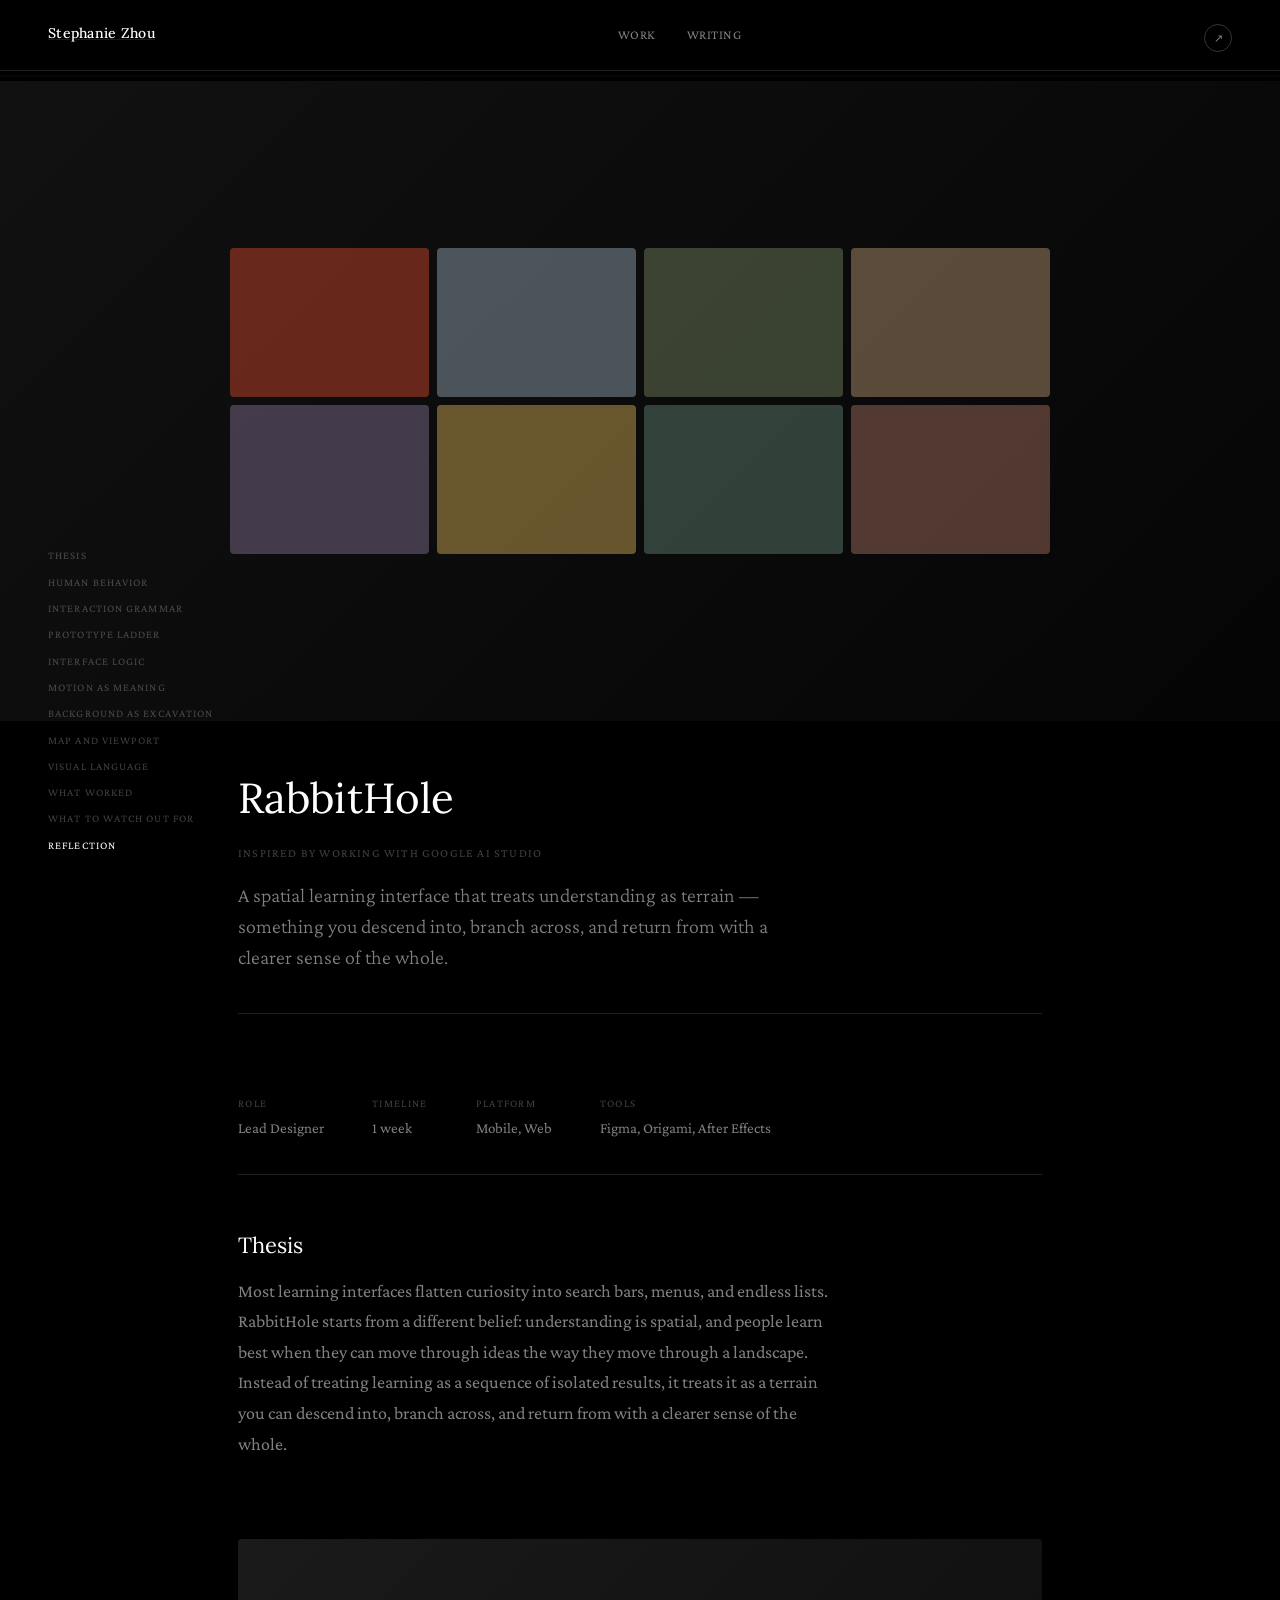
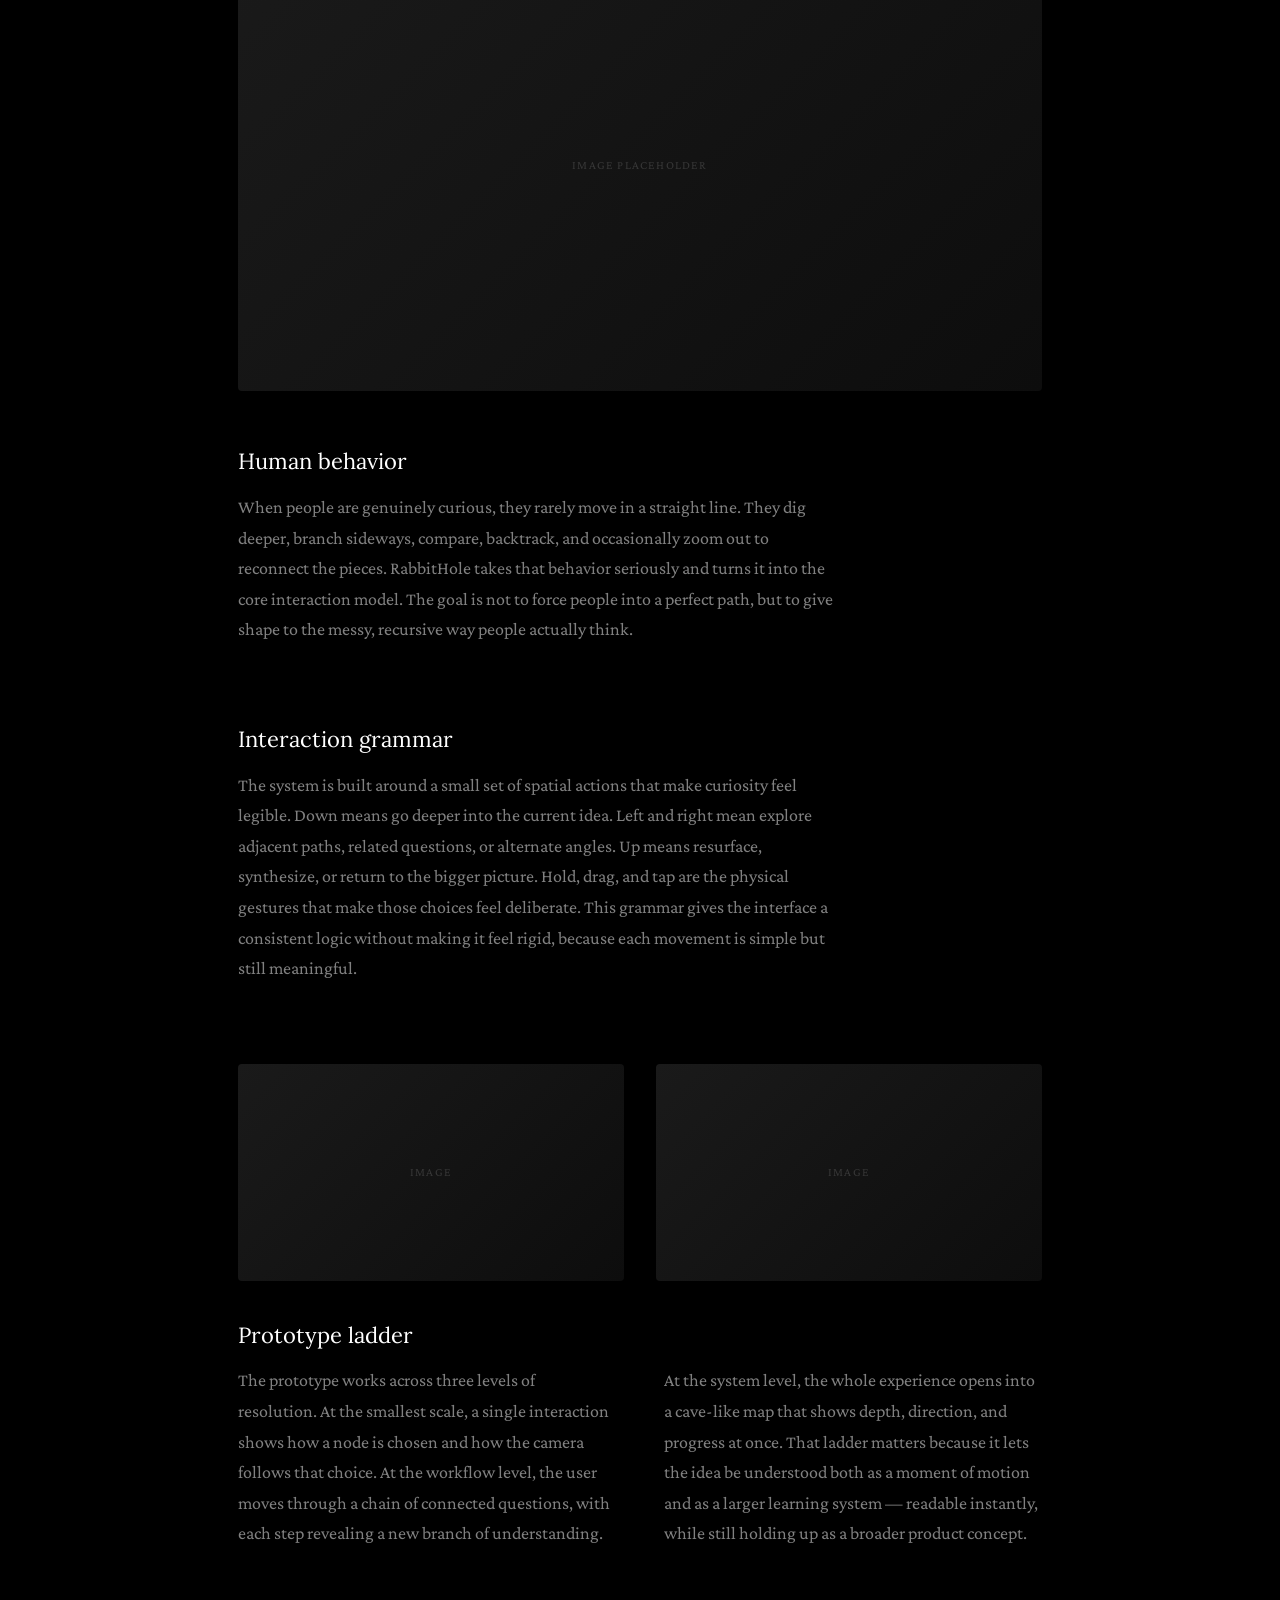
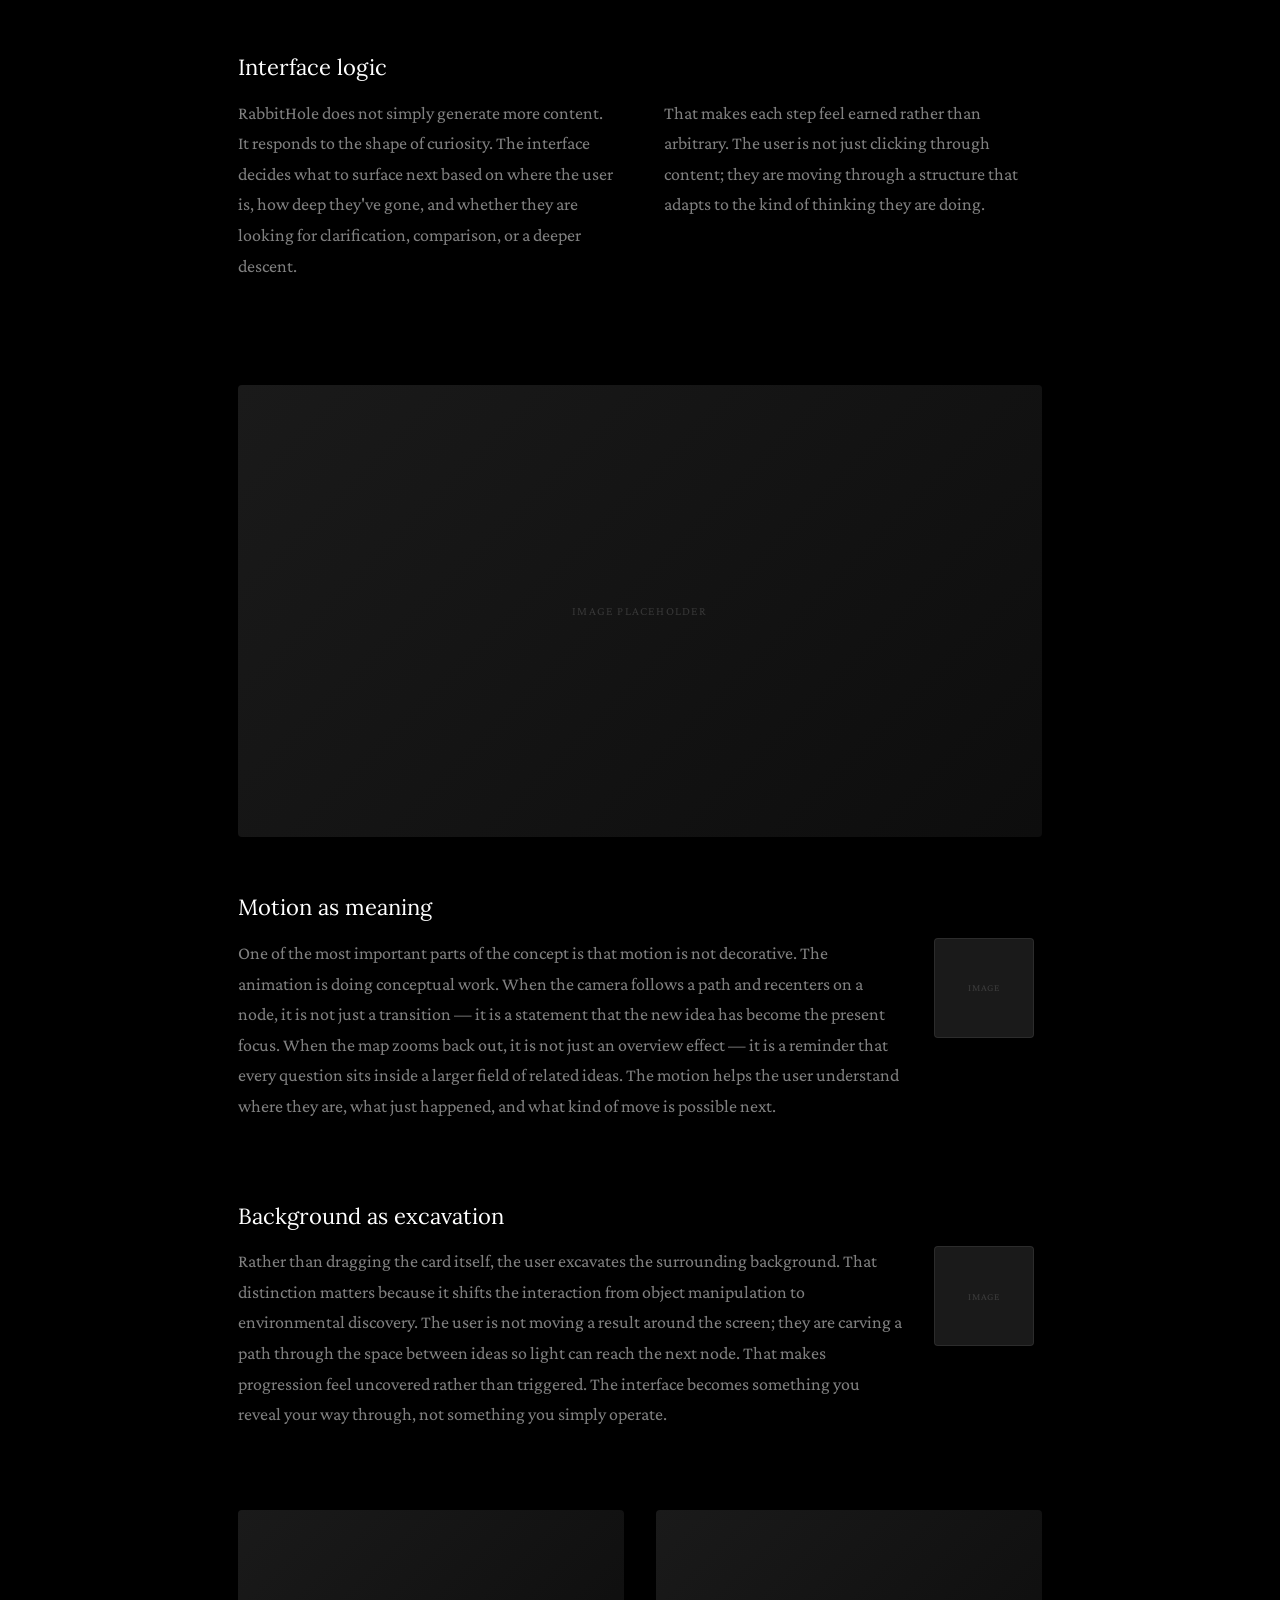
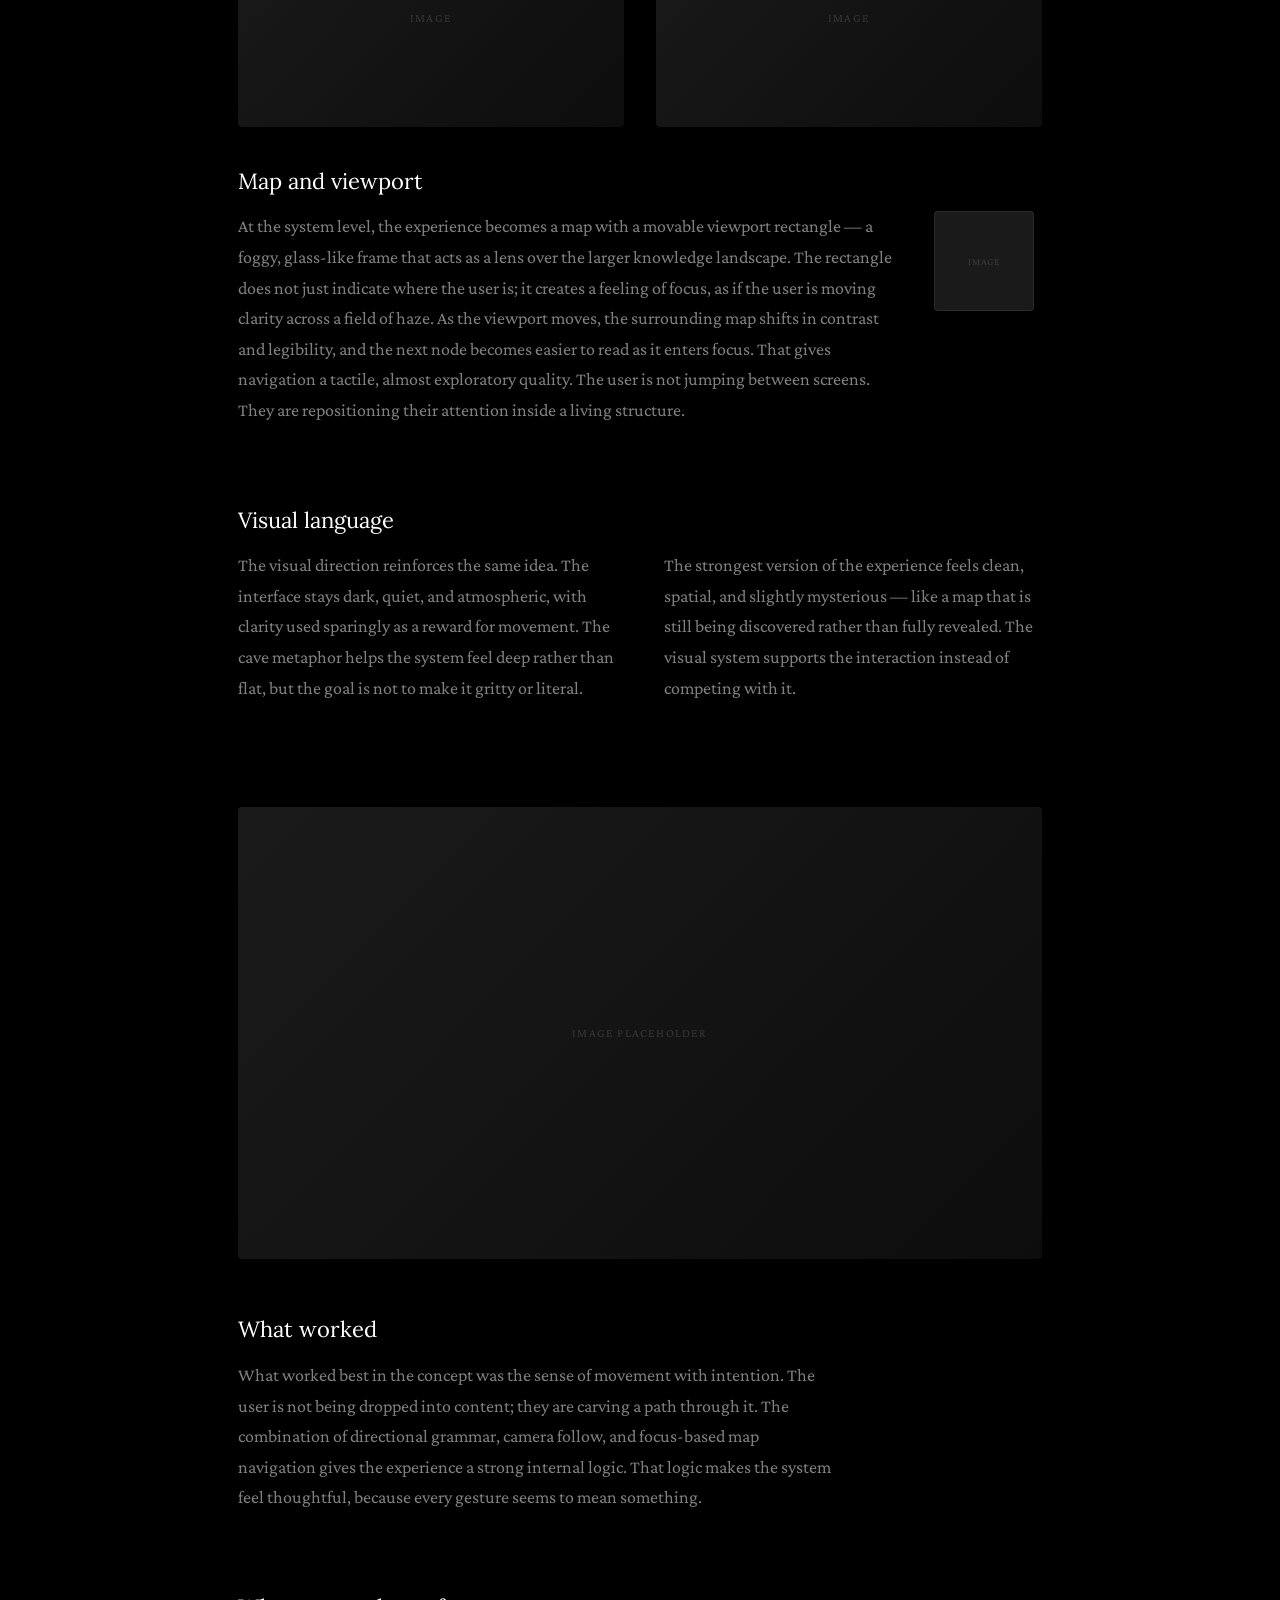
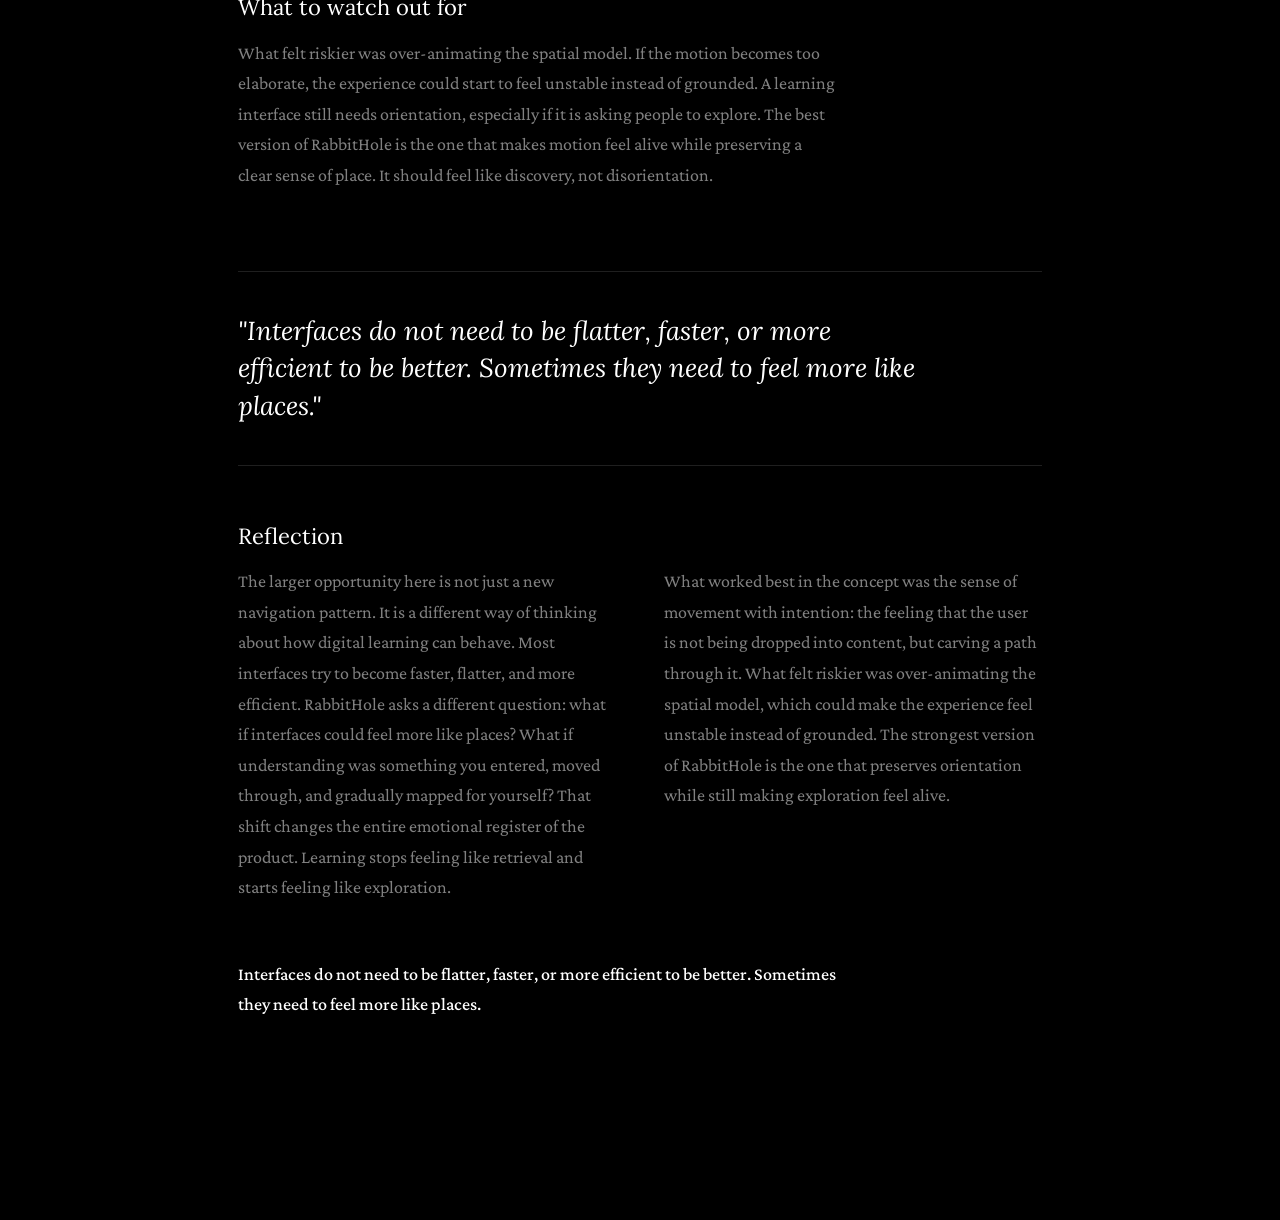
<file: rabbithole.html>
<!DOCTYPE html>
<html lang="en">
<head>
<meta charset="UTF-8">
<meta name="viewport" content="width=device-width, initial-scale=1.0">
<title>RabbitHole — Steph D.</title>
<link href="https://fonts.googleapis.com/css2?family=Lora:ital,wght@0,400;0,500;1,400;1,500&family=Crimson+Pro:ital,wght@0,300;0,400;0,500;1,300;1,400&display=swap" rel="stylesheet">
<style>
  *, *::before, *::after { box-sizing: border-box; margin: 0; padding: 0; }

  :root {
    --bg: #000000;
    --ink: #FFFFFF;
    --ink-muted: rgba(255,255,255,0.5);
    --ink-faint: rgba(255,255,255,0.25);
    --serif: 'Lora', Georgia, serif;
    --body: 'Crimson Pro', Georgia, serif;
    --nav-h: 69px;
  }

  html { background: var(--bg); scroll-behavior: smooth; }

  body {
    font-family: var(--body);
    font-size: 17px;
    color: var(--ink);
    background: var(--bg);
    line-height: 1.7;
  }

  /* ── NAV ── */
  nav {
    width: 100%;
    display: flex;
    justify-content: space-between;
    align-items: flex-start;
    padding: 22px 48px 18px;
    border-bottom: 0.5px solid rgba(255,255,255,0.12);
    position: sticky;
    top: 0;
    background: var(--bg);
    z-index: 100;
  }
  .nav-brand .name {
    font-family: var(--serif);
    font-size: 14px;
    font-weight: 500;
    letter-spacing: 0.02em;
    color: var(--ink);
    text-decoration: none;
    display: block;
  }
  .nav-links {
    display: flex;
    gap: 32px;
    align-items: center;
    padding-top: 2px;
  }
  .nav-links a {
    font-family: var(--body);
    font-size: 13px;
    color: var(--ink-muted);
    text-decoration: none;
    letter-spacing: 0.04em;
    text-transform: uppercase;
    transition: color 0.2s;
  }
  .nav-links a:hover { color: var(--ink); }
  .nav-icons { display: flex; gap: 14px; align-items: center; padding-top: 2px; }
  .nav-icon {
    width: 28px; height: 28px; border-radius: 50%;
    border: 0.5px solid rgba(255,255,255,0.2);
    display: flex; align-items: center; justify-content: center;
    cursor: pointer; font-size: 11px; color: var(--ink-muted);
    transition: border-color 0.2s;
  }
  .nav-icon:hover { border-color: var(--ink); }

  /* ── HERO ── */
  .hero-image {
    width: 100%;
    aspect-ratio: 16/8;
    background: #0A0A0A;
    overflow: hidden;
    position: relative;
  }
  .hero-placeholder {
    width: 100%; height: 100%;
    background: linear-gradient(135deg, #111111 0%, #050505 100%);
    display: flex; align-items: center; justify-content: center;
  }
  .hero-placeholder-inner {
    display: grid;
    grid-template-columns: repeat(4, 1fr);
    gap: 8px;
    padding: 40px;
    width: 80%;
    max-width: 900px;
    opacity: 0.5;
  }
  .hp-card { aspect-ratio: 4/3; border-radius: 4px; background: #222; }
  .hp-card:nth-child(1) { background: #C2422A; }
  .hp-card:nth-child(2) { background: #8B9BAA; }
  .hp-card:nth-child(3) { background: #6B7A5A; }
  .hp-card:nth-child(4) { background: #AA8B6A; }
  .hp-card:nth-child(5) { background: #7A6A8A; }
  .hp-card:nth-child(6) { background: #C4A050; }
  .hp-card:nth-child(7) { background: #5A7A6A; }
  .hp-card:nth-child(8) { background: #9A6A5A; }

  /* ── CONTENT LAYOUT ── */
  .content-layout {
    max-width: 900px;
    margin: 0 auto;
    padding: 0 48px;
  }

  /* ── TOC — fixed bottom-left ── */
  .toc {
    position: fixed;
    bottom: 48px;
    left: 48px;
    z-index: 90;
  }
  .toc-list {
    list-style: none;
    display: flex;
    flex-direction: column;
    gap: 12px;
  }
  .toc-list a {
    font-family: var(--body);
    font-size: 11px;
    letter-spacing: 0.1em;
    text-transform: uppercase;
    color: var(--ink-faint);
    text-decoration: none;
    transition: color 0.2s;
    display: block;
    line-height: 1.3;
  }
  .toc-list a:hover { color: var(--ink-muted); }
  .toc-list a.active { color: var(--ink); }

  /* ── CASE STUDY WRAPPER ── */
  .cs-wrap {
    width: 100%;
  }

  /* ── HEADER ── */
  .cs-header {
    padding: 52px 0 40px;
    border-bottom: 0.5px solid rgba(255,255,255,0.12);
    margin-bottom: 48px;
  }
  .cs-kicker {
    font-family: var(--body);
    font-size: 11px;
    letter-spacing: 0.14em;
    text-transform: uppercase;
    color: var(--ink-faint);
    margin-bottom: 16px;
  }
  .cs-title {
    font-family: var(--serif);
    font-size: 42px;
    font-weight: 400;
    line-height: 1.2;
    color: var(--ink);
    margin-bottom: 20px;
    max-width: 700px;
  }
  .cs-attribution {
    font-family: var(--body);
    font-size: 12px;
    letter-spacing: 0.1em;
    text-transform: uppercase;
    color: var(--ink-faint);
    margin-bottom: 16px;
    max-width: 100%;
  }
  .cs-subtitle {
    font-family: var(--body);
    font-size: 20px;
    font-weight: 300;
    color: var(--ink-muted);
    max-width: 580px;
    line-height: 1.55;
  }

  /* ── META ROW ── */
  .cs-meta {
    display: flex;
    flex-wrap: wrap;
    gap: 48px;
    padding: 32px 0;
    border-bottom: 0.5px solid rgba(255,255,255,0.12);
    margin-bottom: 56px;
  }
  .meta-label {
    font-family: var(--body);
    font-size: 11px;
    letter-spacing: 0.12em;
    text-transform: uppercase;
    color: var(--ink-faint);
    margin-bottom: 4px;
  }
  .meta-value {
    font-family: var(--body);
    font-size: 15px;
    color: var(--ink-muted);
  }

  /* ── BODY ── */
  .cs-body { padding-bottom: 120px; }

  .section-label {
    font-family: var(--serif);
    font-size: 22px;
    font-weight: 400;
    letter-spacing: 0;
    text-transform: none;
    color: var(--ink);
    margin-bottom: 16px;
    line-height: 1.3;
  }
  h2 {
    font-family: var(--serif);
    font-size: 28px;
    font-weight: 400;
    color: var(--ink);
    margin-bottom: 20px;
    line-height: 1.3;
  }
  p {
    font-family: var(--body);
    font-size: 18px;
    color: var(--ink-muted);
    line-height: 1.7;
    max-width: 600px;
    margin-bottom: 24px;
  }
  p strong { color: var(--ink); font-weight: 500; }
  p:last-child { margin-bottom: 0; }

  .cs-section { margin-bottom: 80px; }

  /* ── PARAGRAPH + SMALL IMAGE ── */
  .para-with-img {
    display: grid;
    grid-template-columns: 1fr 108px;
    gap: 32px;
    align-items: start;
    margin-bottom: 24px;
  }
  .para-with-img p { margin-bottom: 0; max-width: 100%; }
  .para-thumb {
    width: 100px;
    height: 100px;
    border-radius: 4px;
    background: #1a1a1a;
    border: 0.5px solid rgba(255,255,255,0.08);
    overflow: hidden;
    flex-shrink: 0;
    display: flex;
    align-items: center;
    justify-content: center;
  }
  .para-thumb img { width: 100%; height: 100%; object-fit: cover; display: block; }
  .para-thumb-placeholder {
    font-family: var(--body);
    font-size: 10px;
    letter-spacing: 0.08em;
    text-transform: uppercase;
    color: rgba(255,255,255,0.15);
    text-align: center;
  }

  @media (max-width: 767px) {
    .para-with-img { grid-template-columns: 1fr; }
    .para-thumb { display: none; }
  }

  /* ── FULL-BLEED IMAGE ── */
  .full-bleed {
    width: 100%;
    margin: 56px 0;
    background: #111;
    border-radius: 4px;
    overflow: hidden;
  }
  .full-bleed-inner {
    width: 100%;
    aspect-ratio: 16/9;
    background: linear-gradient(135deg, #1a1a1a 0%, #0d0d0d 100%);
    display: flex; align-items: center; justify-content: center;
  }
  .full-bleed-label {
    font-family: var(--body);
    font-size: 12px;
    letter-spacing: 0.1em;
    text-transform: uppercase;
    color: rgba(255,255,255,0.15);
  }

  /* ── TWO-COL IMAGE ── */
  .two-col {
    display: grid;
    grid-template-columns: 1fr 1fr;
    gap: 32px;
    margin: 40px 0;
  }
  .two-col .full-bleed { margin: 0; }

  /* ── TWO-COL TEXT ── */
  .two-col-text {
    display: grid;
    grid-template-columns: 1fr 1fr;
    gap: 48px;
    align-items: start;
  }
  .two-col-text p { max-width: 100%; }

  /* ── PULL QUOTE ── */
  .pull-quote {
    padding: 40px 0;
    border-top: 0.5px solid rgba(255,255,255,0.12);
    border-bottom: 0.5px solid rgba(255,255,255,0.12);
    margin: 56px 0;
  }
  .pull-quote p {
    font-family: var(--serif);
    font-size: 26px;
    font-weight: 400;
    font-style: italic;
    color: var(--ink);
    max-width: 680px;
    line-height: 1.45;
    margin-bottom: 0;
  }

  /* ══════════════════════════════════════
     RESPONSIVE
  ══════════════════════════════════════ */

  /* Tablet: hide TOC, tighten layout */
  @media (max-width: 1024px) {
    .content-layout { padding: 0 32px; }
    .toc { display: none; }

    nav { padding: 22px 32px 18px; }
    .cs-title { font-size: 34px; }
    .cs-subtitle { font-size: 18px; }
    h2 { font-size: 24px; }
    p { font-size: 17px; }
    .pull-quote p { font-size: 22px; }
    .cs-meta { gap: 32px; }
  }

  /* Mobile */
  @media (max-width: 767px) {
    nav {
      padding: 16px 20px;
      flex-wrap: wrap;
      gap: 12px;
    }
    .nav-links { display: none; }
    .nav-icons { padding-top: 0; }
    .hamburger { display: flex; }
    .mobile-menu { display: flex; }

    .hero-placeholder-inner {
      grid-template-columns: repeat(2, 1fr);
      width: 90%;
      padding: 24px;
    }

    .content-layout { padding: 0 20px; }

    .cs-header { padding: 36px 0 28px; margin-bottom: 32px; }
    .cs-kicker { font-size: 10px; }
    .cs-title { font-size: 26px; max-width: 100%; }
    .cs-subtitle { font-size: 17px; max-width: 100%; }

    .cs-meta { gap: 20px 32px; padding: 24px 0; margin-bottom: 40px; }

    h2 { font-size: 22px; }
    p { font-size: 16px; max-width: 100%; }

    .cs-section { margin-bottom: 56px; }

    .two-col,
    .two-col-text { grid-template-columns: 1fr; gap: 20px; }

    .full-bleed { margin: 40px 0; }

    .pull-quote { padding: 28px 0; margin: 40px 0; }
    .pull-quote p { font-size: 19px; max-width: 100%; }

    .cs-body { padding-bottom: 80px; }
  }

  /* ── HAMBURGER ── */
  .hamburger {
    display: none;
    flex-direction: column;
    justify-content: center;
    gap: 5px;
    width: 28px; height: 28px;
    background: none; border: none; cursor: pointer; padding: 4px;
  }
  .hamburger span {
    display: block;
    width: 18px; height: 1px;
    background: var(--ink-muted);
    transition: transform 0.25s, opacity 0.2s, width 0.25s;
    transform-origin: center;
  }
  .hamburger[aria-expanded="true"] span:nth-child(1) {
    transform: translateY(6px) rotate(45deg);
    background: var(--ink);
  }
  .hamburger[aria-expanded="true"] span:nth-child(2) {
    transform: translateY(-6px) rotate(-45deg);
    background: var(--ink);
  }

  /* ── MOBILE MENU ── */
  .mobile-menu {
    display: none;
    flex-direction: column;
    gap: 0;
    background: var(--bg);
    border-bottom: 0.5px solid rgba(255,255,255,0.12);
    position: sticky;
    top: var(--nav-h);
    z-index: 98;
    overflow: hidden;
    max-height: 0;
    transition: max-height 0.3s ease;
  }
  .mobile-menu.open { max-height: 200px; }
  .mobile-menu a {
    font-family: var(--body);
    font-size: 14px;
    letter-spacing: 0.06em;
    text-transform: uppercase;
    color: var(--ink-muted);
    text-decoration: none;
    padding: 16px 20px;
    border-bottom: 0.5px solid rgba(255,255,255,0.06);
    transition: color 0.2s;
  }
  .mobile-menu a:hover { color: var(--ink); }

  /* ── WAVE PROGRESS ── */
  .wave-progress {
    position: sticky;
    top: var(--nav-h);
    z-index: 99;
    width: 100%;
    height: 10px;
    background: var(--bg);
    overflow: hidden;
  }
  .wave-progress svg { display: block; width: 100%; height: 100%; }

  @media (max-width: 375px) {
    .cs-title { font-size: 22px; }
    .cs-subtitle { font-size: 16px; }
    h2 { font-size: 20px; }
    p { font-size: 15px; }
  }
</style>
</head>
<body>

  <!-- NAV -->
  <nav>
    <a class="nav-brand" href="index.html">
      <span class="name">Stephanie Zhou</span>
    </a>
    <div class="nav-links">
      <a href="index.html">Work</a>
      <!-- <a href="#">About</a> -->
      <a href="#">Writing</a>
    </div>
    <div class="nav-icons">
      <div class="nav-icon">↗</div>
      <button class="hamburger" aria-label="Menu" aria-expanded="false">
        <span></span><span></span>
      </button>
    </div>
  </nav>

  <!-- MOBILE MENU -->
  <div class="mobile-menu" id="mobile-menu" aria-hidden="true">
    <a href="index.html">Work</a>
    <!-- <a href="#">About</a> -->
    <a href="#">Writing</a>
  </div>

  <!-- WAVE PROGRESS -->
  <div class="wave-progress" aria-hidden="true">
    <svg id="wave-svg" preserveAspectRatio="none">
      <defs>
        <clipPath id="progress-clip">
          <rect id="progress-rect" x="0" y="0" width="0" height="10"/>
        </clipPath>
      </defs>
      <line id="track-line" x1="0" y1="5" x2="0" y2="5" stroke="rgba(255,255,255,0.1)" stroke-width="0.5"/>
      <path id="wave-path" fill="none" stroke="rgba(255,255,255,0.75)" stroke-width="1.5" stroke-linecap="round" clip-path="url(#progress-clip)"/>
    </svg>
  </div>

  <!-- HERO -->
  <div class="hero-image">
    <div class="hero-placeholder">
      <div class="hero-placeholder-inner">
        <div class="hp-card"></div>
        <div class="hp-card"></div>
        <div class="hp-card"></div>
        <div class="hp-card"></div>
        <div class="hp-card"></div>
        <div class="hp-card"></div>
        <div class="hp-card"></div>
        <div class="hp-card"></div>
      </div>
    </div>
  </div>

  <!-- TOC — fixed bottom-left -->
  <aside class="toc" aria-label="Page contents">
    <ul class="toc-list">
      <li><a href="#thesis">Thesis</a></li>
      <li><a href="#human-behavior">Human behavior</a></li>
      <li><a href="#interaction-grammar">Interaction grammar</a></li>
      <li><a href="#prototype-ladder">Prototype ladder</a></li>
      <li><a href="#interface-logic">Interface logic</a></li>
      <li><a href="#motion-as-meaning">Motion as meaning</a></li>
      <li><a href="#background-as-excavation">Background as excavation</a></li>
      <li><a href="#map-and-viewport">Map and viewport</a></li>
      <li><a href="#visual-language">Visual language</a></li>
      <li><a href="#what-worked">What worked</a></li>
      <li><a href="#watch-out">What to watch out for</a></li>
      <li><a href="#reflection">Reflection</a></li>
    </ul>
  </aside>

  <!-- CONTENT LAYOUT -->
  <div class="content-layout">

    <!-- MAIN CONTENT -->
    <div class="cs-wrap">

      <!-- HEADER -->
      <div class="cs-header">
        <h1 class="cs-title">RabbitHole</h1>
        <p class="cs-attribution">Inspired by working with Google AI Studio</p>
        <p class="cs-subtitle">A spatial learning interface that treats understanding as terrain — something you descend into, branch across, and return from with a clearer sense of the whole.</p>
      </div>

      <!-- META -->
      <div class="cs-meta">
        <div class="meta-item">
          <div class="meta-label">Role</div>
          <div class="meta-value">Lead Designer</div>
        </div>
        <div class="meta-item">
          <div class="meta-label">Timeline</div>
          <div class="meta-value">1 week</div>
        </div>
        <div class="meta-item">
          <div class="meta-label">Platform</div>
          <div class="meta-value">Mobile, Web</div>
        </div>
        <div class="meta-item">
          <div class="meta-label">Tools</div>
          <div class="meta-value">Figma, Origami, After Effects</div>
        </div>
      </div>

      <!-- BODY -->
      <div class="cs-body">

        <div id="thesis" class="cs-section">
          <div class="section-label">Thesis</div>
          <p>Most learning interfaces flatten curiosity into search bars, menus, and endless lists. RabbitHole starts from a different belief: understanding is spatial, and people learn best when they can move through ideas the way they move through a landscape. Instead of treating learning as a sequence of isolated results, it treats it as a terrain you can descend into, branch across, and return from with a clearer sense of the whole.</p>
        </div>

        <div class="full-bleed">
          <div class="full-bleed-inner">
            <span class="full-bleed-label">Image placeholder</span>
          </div>
        </div>

        <div id="human-behavior" class="cs-section">
          <div class="section-label">Human behavior</div>
          <p>When people are genuinely curious, they rarely move in a straight line. They dig deeper, branch sideways, compare, backtrack, and occasionally zoom out to reconnect the pieces. RabbitHole takes that behavior seriously and turns it into the core interaction model. The goal is not to force people into a perfect path, but to give shape to the messy, recursive way people actually think.</p>
        </div>

        <div id="interaction-grammar" class="cs-section">
          <div class="section-label">Interaction grammar</div>
          <p>The system is built around a small set of spatial actions that make curiosity feel legible. Down means go deeper into the current idea. Left and right mean explore adjacent paths, related questions, or alternate angles. Up means resurface, synthesize, or return to the bigger picture. Hold, drag, and tap are the physical gestures that make those choices feel deliberate. This grammar gives the interface a consistent logic without making it feel rigid, because each movement is simple but still meaningful.</p>
        </div>

        <div class="two-col">
          <div class="full-bleed">
            <div class="full-bleed-inner">
              <span class="full-bleed-label">Image</span>
            </div>
          </div>
          <div class="full-bleed">
            <div class="full-bleed-inner">
              <span class="full-bleed-label">Image</span>
            </div>
          </div>
        </div>

        <div id="prototype-ladder" class="cs-section">
          <div class="section-label">Prototype ladder</div>
          <div class="two-col-text">
            <p>The prototype works across three levels of resolution. At the smallest scale, a single interaction shows how a node is chosen and how the camera follows that choice. At the workflow level, the user moves through a chain of connected questions, with each step revealing a new branch of understanding.</p>
            <p>At the system level, the whole experience opens into a cave-like map that shows depth, direction, and progress at once. That ladder matters because it lets the idea be understood both as a moment of motion and as a larger learning system — readable instantly, while still holding up as a broader product concept.</p>
          </div>
        </div>

        <div id="interface-logic" class="cs-section">
          <div class="section-label">Interface logic</div>
          <div class="two-col-text">
            <p>RabbitHole does not simply generate more content. It responds to the shape of curiosity. The interface decides what to surface next based on where the user is, how deep they've gone, and whether they are looking for clarification, comparison, or a deeper descent.</p>
            <p>That makes each step feel earned rather than arbitrary. The user is not just clicking through content; they are moving through a structure that adapts to the kind of thinking they are doing.</p>
          </div>
        </div>

        <div class="full-bleed">
          <div class="full-bleed-inner">
            <span class="full-bleed-label">Image placeholder</span>
          </div>
        </div>

        <div id="motion-as-meaning" class="cs-section">
          <div class="section-label">Motion as meaning</div>
          <div class="para-with-img">
            <p>One of the most important parts of the concept is that motion is not decorative. The animation is doing conceptual work. When the camera follows a path and recenters on a node, it is not just a transition — it is a statement that the new idea has become the present focus. When the map zooms back out, it is not just an overview effect — it is a reminder that every question sits inside a larger field of related ideas. The motion helps the user understand where they are, what just happened, and what kind of move is possible next.</p>
            <div class="para-thumb"><span class="para-thumb-placeholder">Image</span></div>
          </div>
        </div>

        <div id="background-as-excavation" class="cs-section">
          <div class="section-label">Background as excavation</div>
          <div class="para-with-img">
            <p>Rather than dragging the card itself, the user excavates the surrounding background. That distinction matters because it shifts the interaction from object manipulation to environmental discovery. The user is not moving a result around the screen; they are carving a path through the space between ideas so light can reach the next node. That makes progression feel uncovered rather than triggered. The interface becomes something you reveal your way through, not something you simply operate.</p>
            <div class="para-thumb"><span class="para-thumb-placeholder">Image</span></div>
          </div>
        </div>

        <div class="two-col">
          <div class="full-bleed">
            <div class="full-bleed-inner">
              <span class="full-bleed-label">Image</span>
            </div>
          </div>
          <div class="full-bleed">
            <div class="full-bleed-inner">
              <span class="full-bleed-label">Image</span>
            </div>
          </div>
        </div>

        <div id="map-and-viewport" class="cs-section">
          <div class="section-label">Map and viewport</div>
          <div class="para-with-img">
            <p>At the system level, the experience becomes a map with a movable viewport rectangle — a foggy, glass-like frame that acts as a lens over the larger knowledge landscape. The rectangle does not just indicate where the user is; it creates a feeling of focus, as if the user is moving clarity across a field of haze. As the viewport moves, the surrounding map shifts in contrast and legibility, and the next node becomes easier to read as it enters focus. That gives navigation a tactile, almost exploratory quality. The user is not jumping between screens. They are repositioning their attention inside a living structure.</p>
            <div class="para-thumb"><span class="para-thumb-placeholder">Image</span></div>
          </div>
        </div>

        <div id="visual-language" class="cs-section">
          <div class="section-label">Visual language</div>
          <div class="two-col-text">
            <p>The visual direction reinforces the same idea. The interface stays dark, quiet, and atmospheric, with clarity used sparingly as a reward for movement. The cave metaphor helps the system feel deep rather than flat, but the goal is not to make it gritty or literal.</p>
            <p>The strongest version of the experience feels clean, spatial, and slightly mysterious — like a map that is still being discovered rather than fully revealed. The visual system supports the interaction instead of competing with it.</p>
          </div>
        </div>

        <div class="full-bleed">
          <div class="full-bleed-inner">
            <span class="full-bleed-label">Image placeholder</span>
          </div>
        </div>

        <div id="what-worked" class="cs-section">
          <div class="section-label">What worked</div>
          <p>What worked best in the concept was the sense of movement with intention. The user is not being dropped into content; they are carving a path through it. The combination of directional grammar, camera follow, and focus-based map navigation gives the experience a strong internal logic. That logic makes the system feel thoughtful, because every gesture seems to mean something.</p>
        </div>

        <div id="watch-out" class="cs-section">
          <div class="section-label">What to watch out for</div>
          <p>What felt riskier was over-animating the spatial model. If the motion becomes too elaborate, the experience could start to feel unstable instead of grounded. A learning interface still needs orientation, especially if it is asking people to explore. The best version of RabbitHole is the one that makes motion feel alive while preserving a clear sense of place. It should feel like discovery, not disorientation.</p>
        </div>

        <div class="pull-quote">
          <p>"Interfaces do not need to be flatter, faster, or more efficient to be better. Sometimes they need to feel more like places."</p>
        </div>

        <div id="reflection" class="cs-section">
          <div class="section-label">Reflection</div>
          <div class="two-col-text">
            <p>The larger opportunity here is not just a new navigation pattern. It is a different way of thinking about how digital learning can behave. Most interfaces try to become faster, flatter, and more efficient. RabbitHole asks a different question: what if interfaces could feel more like places? What if understanding was something you entered, moved through, and gradually mapped for yourself? That shift changes the entire emotional register of the product. Learning stops feeling like retrieval and starts feeling like exploration.</p>
            <p>What worked best in the concept was the sense of movement with intention: the feeling that the user is not being dropped into content, but carving a path through it. What felt riskier was over-animating the spatial model, which could make the experience feel unstable instead of grounded. The strongest version of RabbitHole is the one that preserves orientation while still making exploration feel alive.</p>
          </div>
          <p style="margin-top: 32px;"><strong>Interfaces do not need to be flatter, faster, or more efficient to be better. Sometimes they need to feel more like places.</strong></p>
        </div>

      </div><!-- /cs-body -->
    </div><!-- /cs-wrap -->
  </div><!-- /content-layout -->

<script>
  /* ── Hamburger menu ── */
  const hamburger  = document.querySelector('.hamburger');
  const mobileMenu = document.getElementById('mobile-menu');
  hamburger?.addEventListener('click', () => {
    const open = mobileMenu.classList.toggle('open');
    hamburger.setAttribute('aria-expanded', open);
    mobileMenu.setAttribute('aria-hidden', !open);
  });

  /* ── TOC active state ── */
  const tocLinks = document.querySelectorAll('.toc-list a');
  const sections = document.querySelectorAll('.cs-section[id]');

  const observer = new IntersectionObserver((entries) => {
    entries.forEach(entry => {
      if (entry.isIntersecting) {
        tocLinks.forEach(a => a.classList.remove('active'));
        const active = document.querySelector(`.toc-list a[href="#${entry.target.id}"]`);
        if (active) active.classList.add('active');
      }
    });
  }, { rootMargin: '-20% 0px -60% 0px', threshold: 0 });

  sections.forEach(s => observer.observe(s));

  /* ── Wave progress bar ── */
  const waveSvg    = document.getElementById('wave-svg');
  const wavePath   = document.getElementById('wave-path');
  const clipRect   = document.getElementById('progress-rect');
  const trackLine  = document.getElementById('track-line');

  let builtWidth = 0;

  function buildWave(W) {
    const cy = 5, amp = 2.5, cycles = 28;
    let d = `M 0 ${cy}`;
    for (let x = 1; x <= W; x++) {
      const y = cy + Math.sin((x / W) * Math.PI * 2 * cycles) * amp;
      d += ` L ${x} ${y}`;
    }
    wavePath.setAttribute('d', d);
    trackLine.setAttribute('x2', W);
    builtWidth = W;
  }

  function updateProgress() {
    const W = waveSvg.clientWidth;
    if (!W) return;
    if (Math.abs(W - builtWidth) > 2) buildWave(W);

    const scrolled  = window.scrollY;
    const maxScroll = document.documentElement.scrollHeight - window.innerHeight;
    const pct       = maxScroll > 0 ? Math.min(scrolled / maxScroll, 1) : 0;

    clipRect.setAttribute('width', W * pct);
  }

  window.addEventListener('scroll', updateProgress, { passive: true });
  window.addEventListener('resize', updateProgress);
  /* wait one frame so SVG has layout */
  requestAnimationFrame(updateProgress);
</script>
</body>
</html>
</file>
